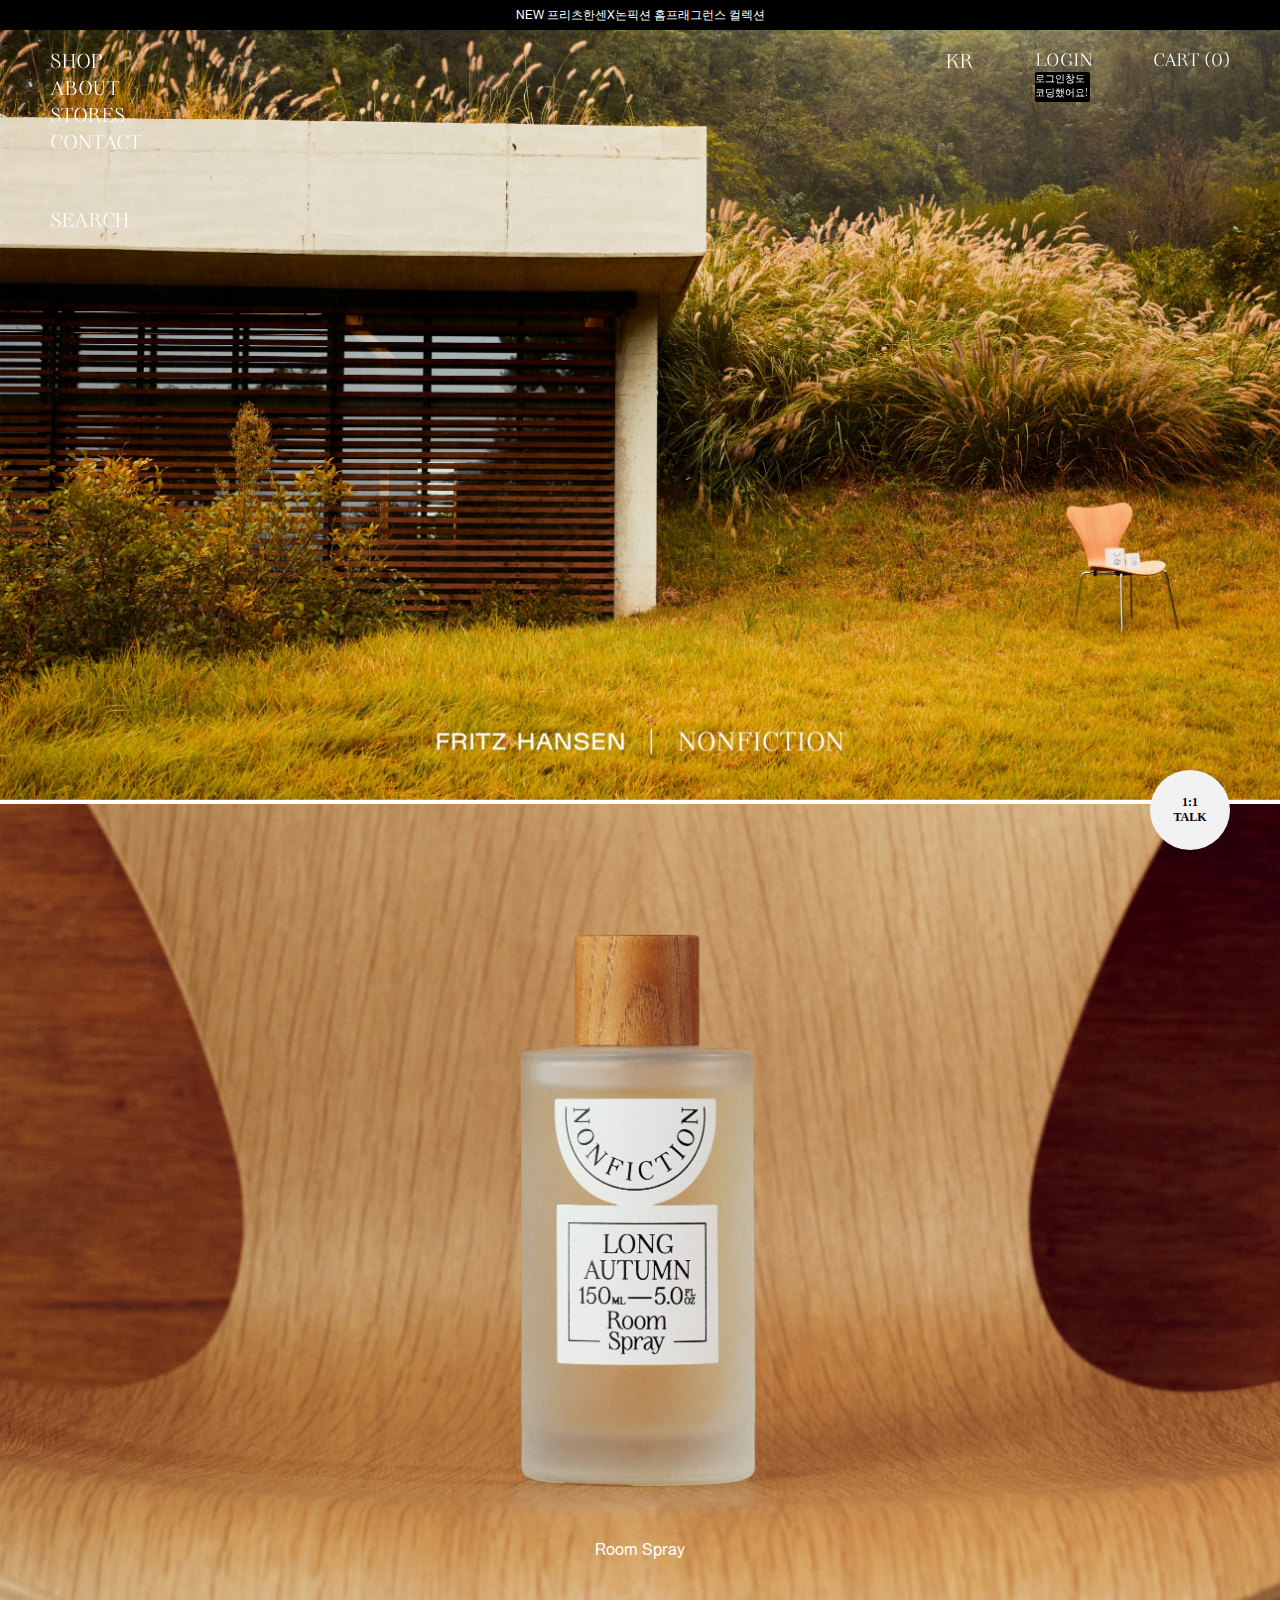
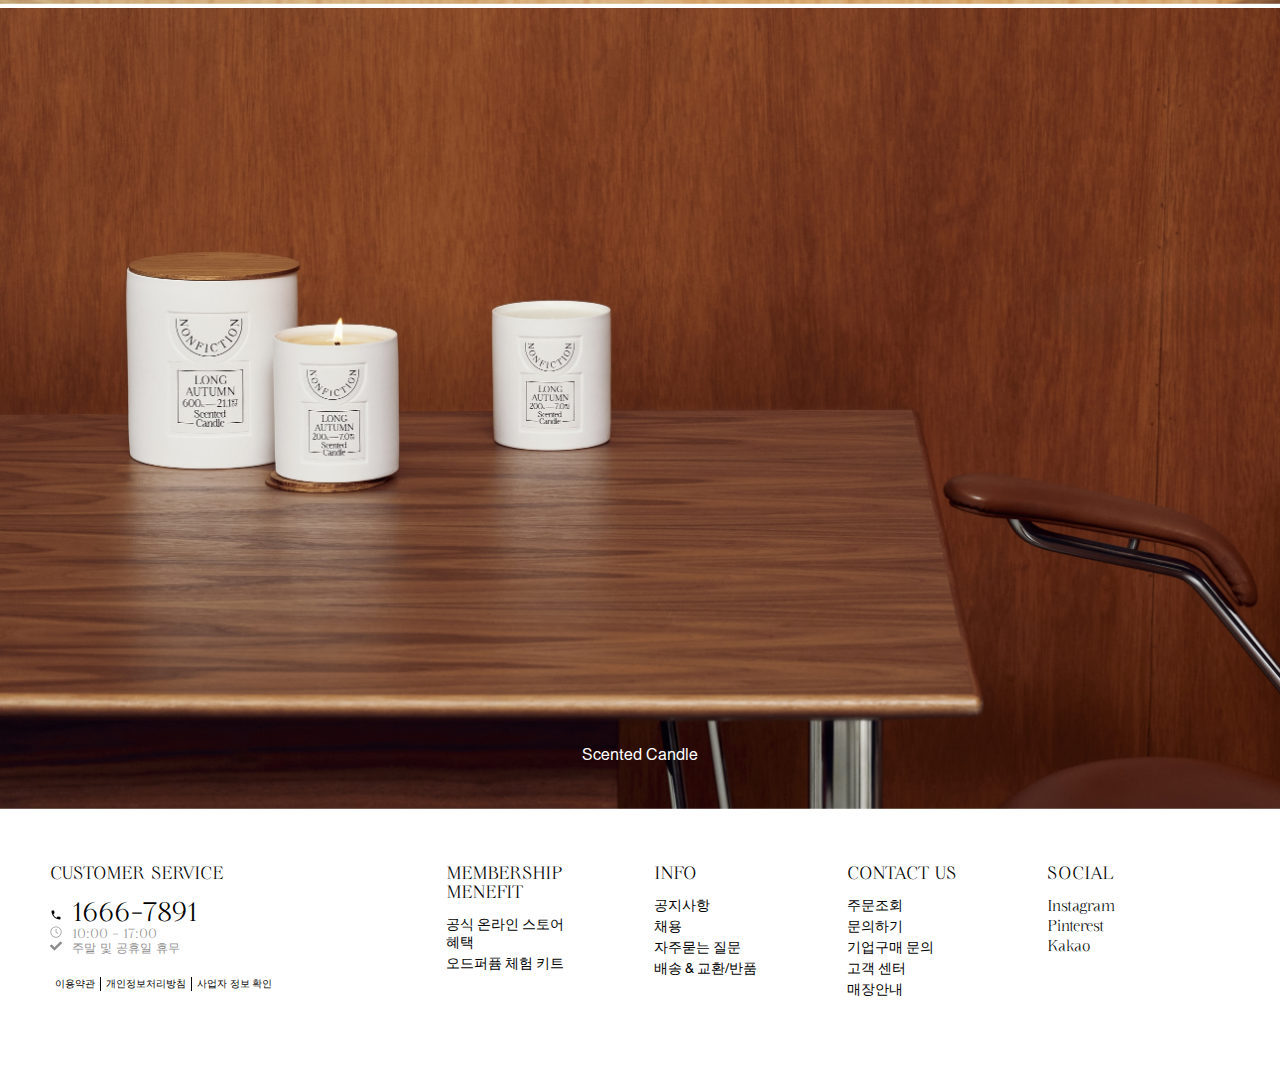
<file: index.html>
<!DOCTYPE html>
<html lang="ko">
<head>
    <meta charset="UTF-8">
    <meta name="viewport" content="width=device-width, initial-scale=1.0">
    <title>NON</title>
    <script src="https://code.jquery.com/jquery-3.7.1.min.js"></script>
    <link rel="shortcut icon" href="/favicon-84485b3065c3d01802a9d939a0958add.ico">
    <link rel="stylesheet" href="css/style.css">
    <script src="js/script.js" defer></script>
</head>
<body>
    <!-- header -->
    <header>
        <nav>
            <h1 class="logo"></h1>
            <div>
                <a href="#" class="KOR">KR<span></span></a>
                <p>EN</p>
                <p>JP</p>
            </div>
            <a href="login-index.html" class="Log">LOGIN<span>로그인창도<br>코딩했어요!</span></a>
            <a href="#">CART (0)</a>
        </nav>
    </header>
    <!-- SNB -->
    <aside>
        <ul>
            <li><a href="#" class="title">SHOP</a>
                <ul>
                    <li><a href="#" class="sub orange">FRITZ HANSEN X NONFICTION</a></li>
                    <li><a href="#" class="sub">BEST SELLER</a></li>
                    <li><a href="#" class="sub">PERFUME</a></li>
                    <li><a href="#" class="sub">HAIR CARE</a></li>
                    <li><a href="#" class="sub">BODY CARE</a></li>
                    <li><a href="#" class="sub">HAND CARE</a></li>
                    <li><a href="#" class="sub">GIFT SET</a></li>
                    <li><a href="#" class="sub">HOME FRAGRANCE</a></li>
                    <li><a href="#" class="sub">HOME OBJECTS</a></li>
                    <li><a href="#" class="sub">TRIAL KIT</a></li>
                    <li><a href="#" class="sub">ACC</a></li>
                </ul>
            </li>
            <li><a href="#" class="title">ABOUT</a>
                <ul>
                    <li><a href="#" class="sub">OUR STORY</a></li>
                    <li><a href="#" class="sub">CAMPAIGN</a></li>
                    <li><a href="#" class="sub">PRESS</a></li>            
                </ul>
            </li>
            <li><a href="#" class="title">STORES</a></li>
            <li><a href="#" class="title">CONTACT</a></li>
            <input type="text" placeholder="SEARCH">
            <label for="text"></label>
        </ul>
    </aside>
    <!-- top-banner -->
    <div class="top-banner">
        <a href="#">NEW 프리츠한센X논픽션 홈프래그런스 컬렉션</a>
    </div>
    <!-- 1:1 talk -->
    <div class="fixed-talk">
        <p>1:1</p><p>TALK</p>
    </div>
    <!-- main -->
    <main>
        <section class="first">
            <div class="inner">
                <img src="image/img_PC_1.jpg" alt="first">
            </div>
        </section>
        <section class="second">
            <div class="inner">
                <img src="image/img_PC_2.jpg" alt="second">
                <p>Room Spray</p>
            </div>
        </section>
        <section class="third">
            <div class="inner">
                <img src="image/img_PC_3.jpg" alt="third">
                <p>Scented Candle</p>
            </div>
        </section>
    </main>
    <!-- footer -->
    <footer>
        <div class="inner">
            <div class="customer left">
                <h4>CUSTOMER SERVICE</h4>
                <h5><span class="phone"></span>1666-7891</h5>
                <p><span class="clock"></span>10:00 - 17:00</p>
                <p><span class="check"></span>주말 및 공휴일 휴무</p>
                <ul>
                    <li>이용약관</li>
                    <li>개인정보처리방침</li>
                    <li>사업자 정보 확인</li>
                </ul>
            </div>
            <div class="right">             
                <div>
                    <a href="#">MEMBERSHIP<hr>MENEFIT</a>
                    <a href="#">공식 온라인 스토어 <hr>혜택</a>
                    <a href="#">오드퍼퓸 체험 키트</a>
                </div>
                <div>
                    <a href="#">INFO</a>
                    <a href="#">공지사항</a>
                    <a href="#">채용</a>
                    <a href="#">자주묻는 질문</a>
                    <a href="#">배송 & 교환/반품</a>
                </div>
                <div>
                    <a href="#">CONTACT US</a>
                    <a href="#">주문조회</a>
                    <a href="#">문의하기</a>
                    <a href="#">기업구매 문의</a>
                    <a href="#">고객 센터</a>
                    <a href="#">매장안내</a>
                </div>
                <div>
                    <a href="#">SOCIAL</a>
                    <a href="#">Instagram</a>
                    <a href="#">Pinterest</a>
                    <a href="#">Kakao</a>
                </div>
            </div>
        </div>
    </footer>
</body>
</html>
</file>
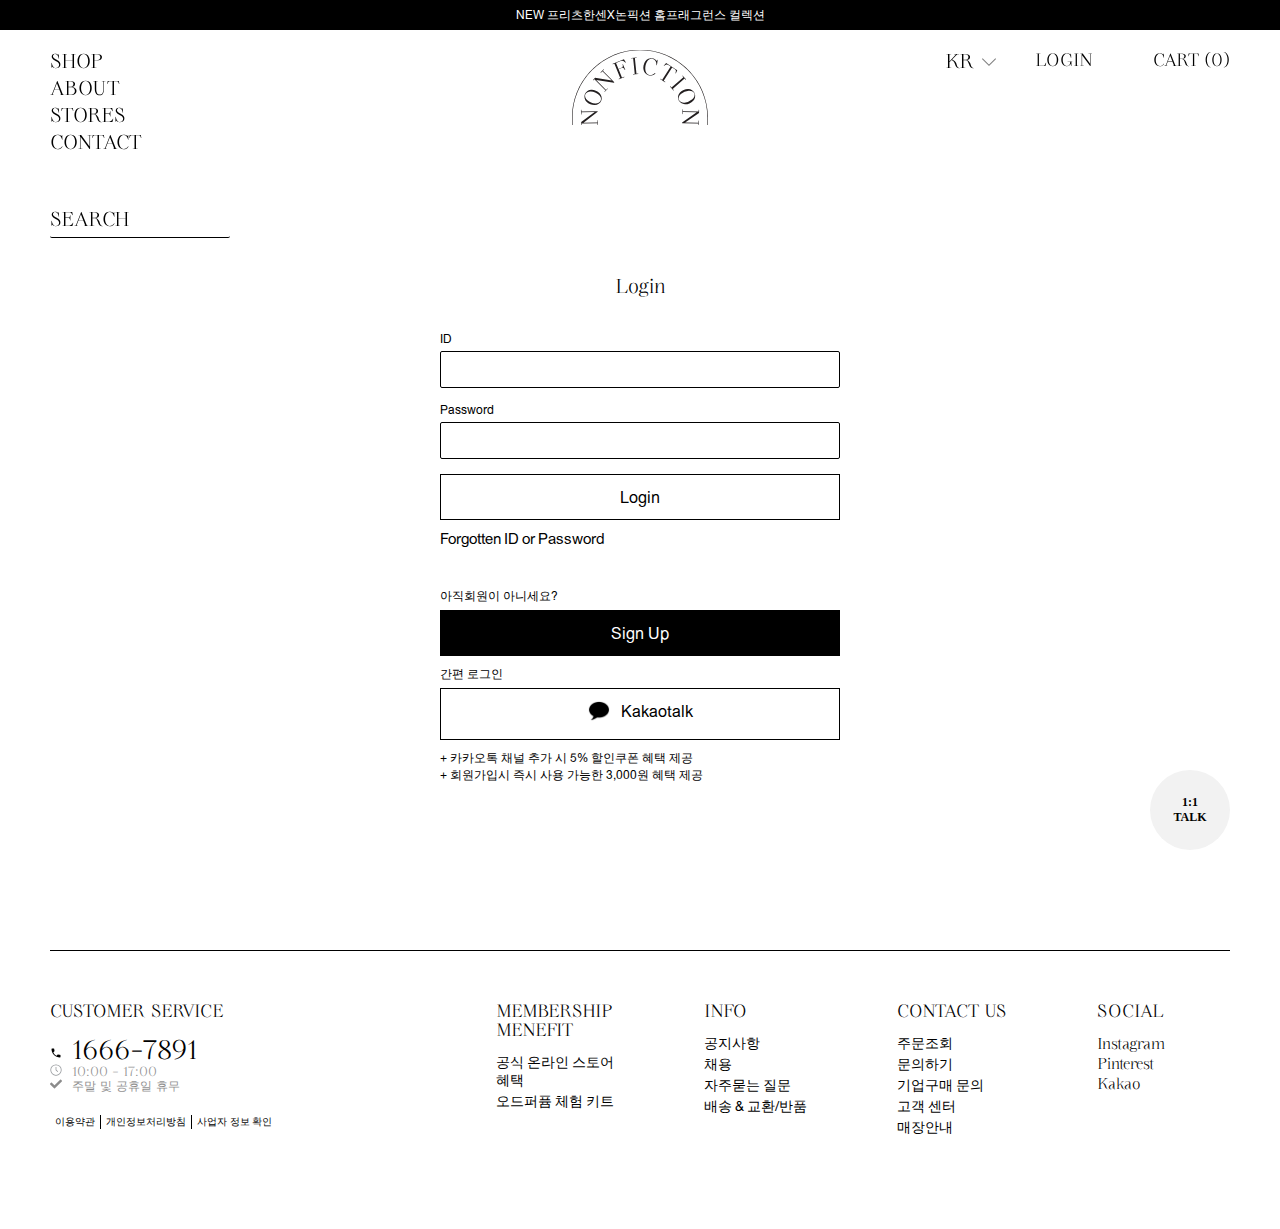
<file: login-index.html>
<!DOCTYPE html>
<html lang="ko">
<head>
    <meta charset="UTF-8">
    <meta name="viewport" content="width=device-width, initial-scale=1.0">
    <title>NON</title>
    <script src="https://code.jquery.com/jquery-3.7.1.min.js"></script>
    <link rel="shortcut icon" href="/favicon-84485b3065c3d01802a9d939a0958add.ico">
    <link rel="stylesheet" href="css/login.css">
    <script src="js/login.js"></script>
</head>
<body>
        <!-- header -->
        <header>
            <nav>
                <h1 class="logo"><a href="index.html"></a></h1>
                <div>
                    <a href="#" class="KOR">KR<span></span></a>
                    <p>EN</p>
                    <p>JP</p>   
                </div>
                <a href="login-index.html">LOGIN</a>
                <a href="#">CART (0)</a>
            </nav>
        </header>
        <aside>
            <ul>
                <li><a href="#" class="title">SHOP</a>
                    <ul>
                        <li><a href="#" class="sub orange">FRITZ HANSEN X NONFICTION</a></li>
                        <li><a href="#" class="sub">BEST SELLER</a></li>
                        <li><a href="#" class="sub">PERFUME</a></li>
                        <li><a href="#" class="sub">HAIR CARE</a></li>
                        <li><a href="#" class="sub">BODY CARE</a></li>
                        <li><a href="#" class="sub">HAND CARE</a></li>
                        <li><a href="#" class="sub">GIFT SET</a></li>
                        <li><a href="#" class="sub">HOME FRAGRANCE</a></li>
                        <li><a href="#" class="sub">HOME OBJECTS</a></li>
                        <li><a href="#" class="sub">TRIAL KIT</a></li>
                        <li><a href="#" class="sub">ACC</a></li>
                    </ul>
                </li>
                <li><a href="#" class="title">ABOUT</a>
                    <ul>
                        <li><a href="#" class="sub">OUR STORY</a></li>
                        <li><a href="#" class="sub">CAMPAIGN</a></li>
                        <li><a href="#" class="sub">PRESS</a></li>            
                    </ul>
                </li>
                <li><a href="#" class="title">STORES</a></li>
                <li><a href="#" class="title">CONTACT</a></li>
                <input type="text" placeholder="SEARCH">
                <label for="text"></label>
            </ul>
        </aside>
        <div class="top-banner">
            <a href="#">NEW 프리츠한센X논픽션 홈프래그런스 컬렉션</a>
        </div>
        <div class="fixed-talk">
            <p>1:1</p><p>TALK</p>
        </div>
        <!-- main -->
        <main>
            <div class="wrap">
                <div class="form-inner">
                    <h3>Login</h3>
                    <form action="form">
                        <label for="id">ID</label>
                        <input type="text" id="id">
                        <label for="password">Password</label>
                        <input type="text" id="password">
                        <button>Login</button>
                        <a href="#">Forgotten ID or Password</a>
                    </form>
                    <p>아직회원이 아니세요?</p>
                    <button class="sign">Sign Up</button>
                    <p>간편 로그인</p>
                    <button class="kakao"><img src="image/kakao.png" alt="img"><span>Kakaotalk</span></button>
                    <p>+ 카카오톡 채널 추가 시 5% 할인쿠폰 혜택 제공 <br>+ 회원가입시 즉시 사용 가능한 3,000원 혜택 제공</p>
                </div>
            </div>
        </main>
        <!-- footer -->
        <footer>
            <div class="inner">
                <div class="inner2">           
                    <div class="customer left">
                        <h4>CUSTOMER SERVICE</h4>
                        <h5><span class="phone"></span>1666-7891</h5>
                        <p><span class="clock"></span>10:00 - 17:00</p>
                        <p><span class="check"></span>주말 및 공휴일 휴무</p>
                        <ul>
                            <li>이용약관</li>
                            <li>개인정보처리방침</li>
                            <li>사업자 정보 확인</li>
                        </ul>
                    </div>
                    <div class="right">             
                        <div>
                            <a href="#">MEMBERSHIP<hr>MENEFIT</a>
                            <a href="#">공식 온라인 스토어 <hr>혜택</a>
                            <a href="#">오드퍼퓸 체험 키트</a>
                        </div>
                        <div>
                            <a href="#">INFO</a>
                            <a href="#">공지사항</a>
                            <a href="#">채용</a>
                            <a href="#">자주묻는 질문</a>
                            <a href="#">배송 & 교환/반품</a>
                        </div>
                        <div>
                            <a href="#">CONTACT US</a>
                            <a href="#">주문조회</a>
                            <a href="#">문의하기</a>
                            <a href="#">기업구매 문의</a>
                            <a href="#">고객 센터</a>
                            <a href="#">매장안내</a>
                        </div>
                        <div>
                            <a href="#">SOCIAL</a>
                            <a href="#">Instagram</a>
                            <a href="#">Pinterest</a>
                            <a href="#">Kakao</a>
                        </div>
                    </div>
                </div>
            </div>
        </footer>
</body>
</html>
</file>
<file: css/style.css>
@charset "utf-8";

@font-face {
    font-family: 'figue';
    src: url('../font/Figue_Regular.woff');
}

@font-face {
    font-family: 'fgr';
    src: url('../font/fontawesome-webfont.woff2');
}

@font-face {
    font-family: 'uno';
    src: url('../font/Union-Regular.woff');
}


* {
    border: 0;
    margin: 0;
    padding: 0;
    box-sizing: border-box;
    list-style: none;
}

a {text-decoration: none; color: inherit;}
a:hover {text-decoration: underline;}
.left {float: left;}
.right {float: right;}
.clear {clear: both;}
/* 초기설정 */


/* header */
header {
    width: 100%;
    height: auto;
    color: #fff;
    font-family: 'figue';
}
header nav {
    width: 100%;
    display: flex;
    justify-content: end;
    gap: 60px;
    padding: 20px 50px 10px 0;
    position: fixed;
    z-index: 9;
    margin-top: 30px;
    transition: .3s;
}
header nav a.Log {
    position: relative;
}
header nav a.Log span{
    position: absolute;
    top: 100%;
    left: 0;
    font-size: 10px;
    width: 95%;
    height: 30px;
    border-radius: 2px;
    background-color: #000;
    color: #fff;
    animation: jump .6s infinite ease-in-out alternate;
}
@keyframes jump {
    0% { top : 120% }
    100% { top : 100% }
}
header nav h1.logo {
    background: url('../image/half_logo.png')no-repeat center/cover;
    width: 136px;
    height: 75px;
    position: absolute;
    left: 50%;
    transform: translateX(-50%);
    display: none;
    cursor: pointer;
}
header nav div a {
    position: relative;
    font-size: 18px;
}
header nav div p.active {
    display: block;
}
header nav div a span{
    width: 10px;
    height: 10px;
    display: block;
    border-right: 1px solid rgba(255, 255, 255, 0.2);
    border-bottom: 1px solid rgba(255, 255, 255, 0.2);
    transform: rotate(45deg);
    position: absolute;
    left: 130%;
    top: 20%;
}
header nav div p {
    display: none;
    cursor: pointer;
}
header nav div p:hover {
    text-decoration: underline;
}

/* 사이드 네비게이션 */
aside {
    position: fixed;
    margin: 50px 0 0 50px;
    z-index: 9;
    font-family: 'figue';
    transition: .3s;
}
aside ul {}
aside ul li {
    margin-bottom: 5px;
}
aside ul li a {
    color: #fff;
    font-size: 18px;
}
aside ul li ul {
    margin-left: 20px;
    display: none;
}
aside ul li a.orange {
    color: #FCD4A5 !important;
}
aside ul input {
    outline: none;
    background: none;
    height: 30px;
    width: 180px;
    margin-top: 50px;
    padding: 0 0 2px;
}
aside ul input::placeholder {
    color: #fff;
    font-size: 18px;
    font-family: 'figue';
}

/* 최상단 광고 박스 */
.top-banner {
    width: 100%;
    background-color: #000;
    position: fixed;
    height: 30px;
    display: flex;
    justify-content: center;
    align-items: center;
    z-index: 9;
    top: 0;
    transition: .3s;
}
.top-banner a {
    color: #fff;
    font-size: 12px;
    font-family: 'uno';
}

/* 1:1 문의 */
.fixed-talk {
    width: 80px;
    height: 80px;
    border-radius: 50%;
    position: fixed;
    right: 50px;
    bottom: 50px;
    background-color: #f2f2f2;
    display: flex;
    flex-direction: column;
    justify-content: center;
    align-items: center;
    cursor: pointer;
    z-index: 9;
    font-size: 12px;
    font-weight: 600;
}


/* main */
main {
    width: 100%;
}
main section {
    width: 100%;
    height: auto;
    cursor: pointer;
}
main section .inner {
    position: relative;
}
main section .inner img {
    width: 100%;
    height: auto;
}
main section .inner p {
    position: absolute;
    bottom: 50px;
    left: 50%;
    font-weight: normal;
    color: #fff;
    transform: translateX(-50%);
    font-family: 'uno';
}


/* footer */
footer {
    width: 100%;
    height: auto;
}

footer .inner {
    padding: 50px 100px 50px 50px;
    display: flex;
    justify-content: space-between;
}
footer .inner .customer {
    margin-right: 50px;
}
footer .inner .customer h4 {
    font-family: 'figue';
    font-size: 16px;
    margin-bottom: 15px;
    font-weight: normal;
}
footer .inner .customer h5 {
    font-size: 24px;
    font-family: 'figue';
    font-weight: normal;
}
footer .inner .customer h5 .phone {
    background: url('../image/352510_local_phone_icon.svg')no-repeat center/cover;
    width: 12px;
    height: 12px;
    display: inline-block;
    margin-right: 10px;
}
footer .inner .customer p {
    font-size: 12px;
    opacity: .45;
    font-family: 'figue';
}
footer .inner .customer p .clock {
    background: url('../image/3643779_clock_hour_ticker_time_times_icon.svg')no-repeat center/cover;
    width: 12px;
    height: 12px;
    display: inline-block;
    margin-right: 10px;
}
footer .inner .customer p .check {
    background: url('../image/8541612_check_tick_mark_icon.svg')no-repeat center/cover;
    width: 12px;
    height: 12px;
    display: inline-block;
    margin-right: 10px;
}
footer .inner .customer p:nth-child(4) {
    margin-bottom: 20px;
}
footer .inner .customer ul {
    display: flex;
    flex-direction: row;
    margin-bottom: 50px;
}
footer .inner .customer ul li {
    padding: 0 5px 0;
    border-right: 1px solid #000;
    font-size: 10px;
}
footer .inner .customer ul li:last-child {
    border-right: none;
}
footer .inner .right {
    display: flex;
    gap: 60px;
    margin-right: 50px;
}
footer .inner .right > div{
    display: flex;
    flex-direction: column;
    padding: 0 15px 0;
}

footer .inner .right > div a {
    font-family: 'uno';
    font-size: 14px;
    margin-bottom: 3px;
}
footer .inner .right > div:last-child a {
    font-family: 'figue';
}

footer .inner .right > div a:first-child {
    font-family: 'figue';
    font-size: 16px;
    margin-bottom: 15px;
}
</file>
<file: css/login.css>
@charset "utf-8";

@font-face {
    font-family: 'figue';
    src: url('../font/Figue_Regular.woff');
}

@font-face {
    font-family: 'fgr';
    src: url('../font/fontawesome-webfont.woff2');
}

@font-face {
    font-family: 'uno';
    src: url('../font/Union-Regular.woff');
}


* {
    border: 0;
    margin: 0;
    padding: 0;
    box-sizing: border-box;
    list-style: none;
}

a {text-decoration: none; color: inherit;}
a:hover {text-decoration: underline;}
.left {float: left;}
.right {float: right;}
.clear {clear: both;}
/* 초기설정 */


/* header */
header {
    width: 100%;
    height: auto;
    color: #000;
    font-family: 'figue';
}
header nav {
    background-color: #fff;
    width: 100%;
    display: flex;
    justify-content: end;
    gap: 60px;
    padding: 20px 50px 10px 0;
    position: fixed;
    z-index: 9;
    margin-top: 30px;
    transition: .3s;
    height: 100px;
    box-shadow: 0 20px 25px #fff;
}
header nav h1.logo {
    background: url('../image/half_logo.svg')no-repeat center/cover;
    width: 136px;
    height: 75px;
    position: absolute;
    left: 50%;
    transform: translateX(-50%);
    cursor: pointer;
    color: #000;
}
header nav h1.logo a {
    display: block;
    width: 100%;
    height: 100%;
}
header nav div a {
    position: relative;
    font-size: 18px;
}
header nav div p.active {
    display: block;
}
header nav div a span{
    width: 10px;
    height: 10px;
    display: block;
    border-right: 1px solid rgba(0, 0, 0, 0.5);
    border-bottom: 1px solid rgba(0, 0, 0, 0.5);
    transform: rotate(45deg);
    position: absolute;
    left: 130%;
    top: 20%;
}
header nav div p {
    display: none;
    cursor: pointer;
}
header nav div p:hover {
    text-decoration: underline;
}

/* 사이드 네비게이션 */
aside {
    position: fixed;
    margin: 50px 0 0 50px;
    z-index: 9;
    font-family: 'figue';
    transition: .3s;
}
aside ul {}
aside ul li {
    margin-bottom: 5px;
}
aside ul li a {
    color: #000;
    font-size: 18px;
}
aside ul li ul {
    margin-left: 20px;
    display: none;
}
aside ul li a.orange {
    color: #FCD4A5 !important;
}
aside ul input {
    outline: none;
    background: none;
    height: 30px;
    width: 180px;
    margin-top: 50px;
    padding: 0 0 2px;
    border-bottom: 1px solid #000;
    border-radius: 2px;
}
aside ul input::placeholder {
    color: #000;
    font-size: 18px;
    font-family: 'figue';
}
aside ul input:focus {
    border: 1px solid #000;
    box-shadow: -1px 1px 1px inset rgb(0, 0, 0);
}
aside ul input:focus::placeholder {
    border-bottom: none;
}

/* 최상단 광고 박스 */
.top-banner {
    width: 100%;
    background-color: #000;
    position: fixed;
    height: 30px;
    display: flex;
    justify-content: center;
    align-items: center;
    z-index: 9;
    top: 0;
    transition: .3s;
}
.top-banner a {
    color: #fff;
    font-size: 12px;
    font-family: 'uno';
}

/* 1:1 문의 */
.fixed-talk {
    width: 80px;
    height: 80px;
    border-radius: 50%;
    position: fixed;
    right: 50px;
    bottom: 50px;
    background-color: #f2f2f2;
    display: flex;
    flex-direction: column;
    justify-content: center;
    align-items: center;
    cursor: pointer;
    z-index: 9;
    font-size: 12px;
    font-weight: 600;
}

/* main */
main {
    width: 100%;
    height: 100vh;
}
main .wrap {
    width: 100%;
    height: 100%;
    padding: 255px 50px 50px;
}
main .wrap .form-inner {
    max-width: 400px;
    margin: 0 auto;
}
main .wrap .form-inner h3 {
    text-align: center;
    font-family: 'figue';
    margin: 0 0 15px;
    padding: 20px 0;
    font-size: 18px;
    font-weight: normal;
}


/* form */

main .wrap .form-inner button {
    width: 100%;
    height: auto;
    padding: 10px;
    border: 1px solid #000;
    background: transparent;
    font-size: 16px;
    font-family: 'uno';
    font-weight: normal;
    margin-bottom: 10px;
    line-height: 24px;
}
main .wrap .form-inner button.sign {
    background-color: #000;
    color: #fff;
}
main .wrap .form-inner button.kakao img {
    height: 24px;
    width: 24px;
    margin-right: 10px;
}
main .wrap .form-inner button.kakao > span{
   position: relative;
   top: -6px;
}
main .wrap .form-inner p {
    font-size: 12px;
    font-family: 'uno';
    margin: 0px 0px 5px;
}
main .wrap .form-inner form {   
    width: 100%;
    margin-bottom: 40px;
}
main .wrap .form-inner form a {
    text-decoration: none;
}
main .wrap .form-inner form label {
    width: 100%;
    display: block;
    margin: 15px 0 5px;
    font-size: 12px ;
    font-family: 'uno';
}

main .wrap .form-inner form input {
    width: 100%;
    padding: 10px;
    color: #9a9a9a;
    border: 1px solid #000;
    background: transparent;
    border-radius: 2px;
}
main .wrap .form-inner form #password {
    margin-bottom: 15px !important;
}
main .wrap .form-inner form input:focus {
    outline: 2px solid orange;
    border: none;
}
main .wrap .form-inner form a {
    font-size: 15px;
    font-family: 'uno';
    margin: 0px 0px 5px;
}






main .wrap .form-inner p {}

/* footer */
footer {
    width: 100%;
    height: auto;
}

footer .inner {
    padding: 50px;
    display: flex;
    justify-content: space-between;
}
footer .inner2 {
    padding-top: 50px;
    width: 100%;
    border-top: 1px solid #000;
}
footer .inner .customer {
    margin-right: 50px;
}
footer .inner .customer h4 {
    font-family: 'figue';
    font-size: 16px;
    margin-bottom: 15px;
    font-weight: normal;
}
footer .inner .customer h5 {
    font-size: 24px;
    font-family: 'figue';
    font-weight: normal;
}
footer .inner .customer h5 .phone {
    background: url('../image/352510_local_phone_icon.svg')no-repeat center/cover;
    width: 12px;
    height: 12px;
    display: inline-block;
    margin-right: 10px;
}
footer .inner .customer p {
    font-size: 12px;
    opacity: .45;
    font-family: 'figue';
}
footer .inner .customer p .clock {
    background: url('../image/3643779_clock_hour_ticker_time_times_icon.svg')no-repeat center/cover;
    width: 12px;
    height: 12px;
    display: inline-block;
    margin-right: 10px;
}
footer .inner .customer p .check {
    background: url('../image/8541612_check_tick_mark_icon.svg')no-repeat center/cover;
    width: 12px;
    height: 12px;
    display: inline-block;
    margin-right: 10px;
}
footer .inner .customer p:nth-child(4) {
    margin-bottom: 20px;
}
footer .inner .customer ul {
    display: flex;
    flex-direction: row;
    margin-bottom: 50px;
}
footer .inner .customer ul li {
    padding: 0 5px 0;
    border-right: 1px solid #000;
    font-size: 10px;
}
footer .inner .customer ul li:last-child {
    border-right: none;
}
footer .inner .right {
    display: flex;
    gap: 60px;
    margin-right: 50px;
}
footer .inner .right > div{
    display: flex;
    flex-direction: column;
    padding: 0 15px 0;
}

footer .inner .right > div a {
    font-family: 'uno';
    font-size: 14px;
    margin-bottom: 3px;
}
footer .inner .right > div:last-child a {
    font-family: 'figue';
}

footer .inner .right > div a:first-child {
    font-family: 'figue';
    font-size: 16px;
    margin-bottom: 15px;
}
</file>
